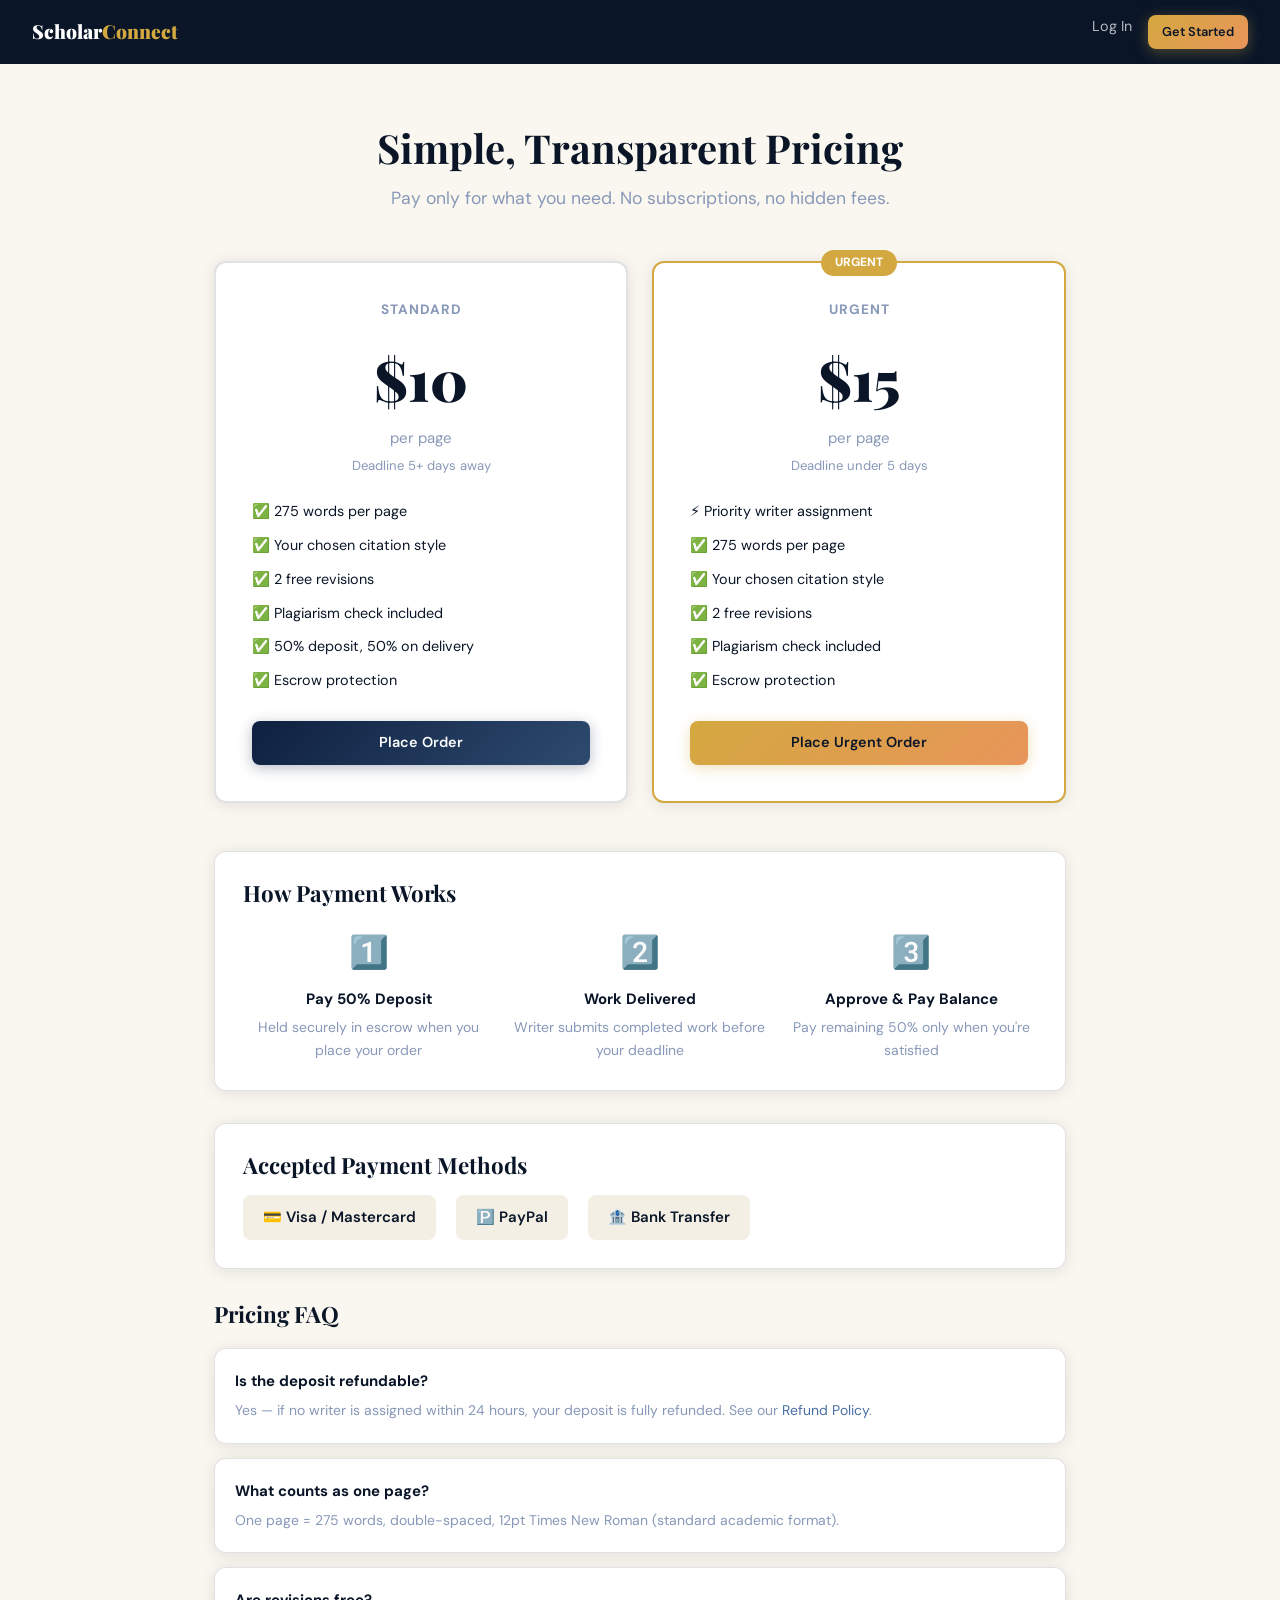
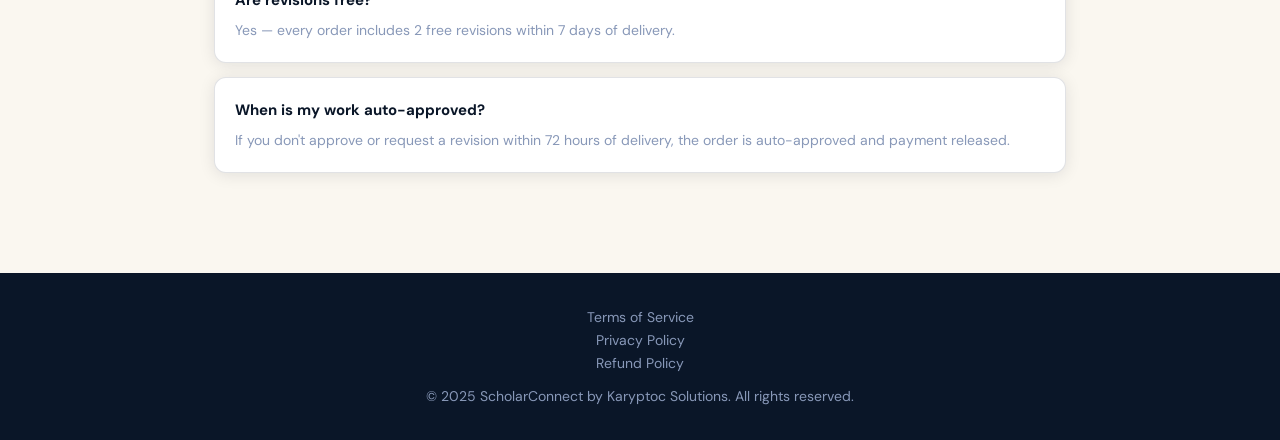
<file: pricing.html>
<!DOCTYPE html>
<html lang="en">
<head>
  <link rel="canonical" href="https://scholarconnecthub.com/pricing.html" />
  <meta name="robots" content="index, follow, max-snippet:-1, max-image-preview:large, max-video-preview:-1" />
  <meta name="description" content="Affordable academic writing services. Order essays, assignments and dissertations starting from $10/page. Fast delivery, quality guaranteed." />
  <meta charset="UTF-8"><meta name="viewport" content="width=device-width,initial-scale=1.0">
  <title>Pricing – ScholarConnect</title>
  <link rel="stylesheet" href="style.css">
</head>
<body>
<nav style="background:var(--navy);padding:0 32px;height:64px;display:flex;align-items:center;justify-content:space-between;position:sticky;top:0;z-index:100">
  <a href="index.html" style="font-family:var(--font-display);font-size:1.2rem;font-weight:900;color:white;text-decoration:none">Scholar<span style="color:var(--gold)">Connect</span></a>
  <div style="display:flex;gap:16px">
    <a href="auth.html" style="color:rgba(255,255,255,0.7);text-decoration:none;font-size:0.9rem">Log In</a>
    <a href="auth.html?mode=register" class="btn btn-gold btn-sm">Get Started</a>
  </div>
</nav>

<div style="max-width:900px;margin:0 auto;padding:60px 24px">
  <div style="text-align:center;margin-bottom:48px">
    <h1 style="font-family:var(--font-display);font-size:2.5rem;margin-bottom:12px">Simple, Transparent Pricing</h1>
    <p style="color:var(--muted);font-size:1.1rem">Pay only for what you need. No subscriptions, no hidden fees.</p>
  </div>

  <!-- Pricing Cards -->
  <div style="display:grid;grid-template-columns:1fr 1fr;gap:24px;margin-bottom:48px">
    <div class="card" style="border:2px solid var(--border);text-align:center;padding:36px">
      <div style="font-size:0.85rem;font-weight:700;text-transform:uppercase;letter-spacing:1px;color:var(--muted);margin-bottom:12px">Standard</div>
      <div style="font-family:var(--font-display);font-size:3.5rem;font-weight:900;color:var(--navy)">$10</div>
      <div style="color:var(--muted);margin-bottom:4px">per page</div>
      <div style="font-size:0.82rem;color:var(--muted);margin-bottom:24px">Deadline 5+ days away</div>
      <ul style="list-style:none;padding:0;text-align:left;margin-bottom:28px;display:flex;flex-direction:column;gap:10px;font-size:0.9rem">
        <li>✅ 275 words per page</li>
        <li>✅ Your chosen citation style</li>
        <li>✅ 2 free revisions</li>
        <li>✅ Plagiarism check included</li>
        <li>✅ 50% deposit, 50% on delivery</li>
        <li>✅ Escrow protection</li>
      </ul>
      <a href="auth.html?mode=register" class="btn btn-primary btn-full">Place Order</a>
    </div>
    <div class="card" style="border:2px solid var(--gold);text-align:center;padding:36px;position:relative">
      <div style="position:absolute;top:-13px;left:50%;transform:translateX(-50%);background:var(--gold);color:white;font-size:0.75rem;font-weight:700;padding:3px 14px;border-radius:20px">URGENT</div>
      <div style="font-size:0.85rem;font-weight:700;text-transform:uppercase;letter-spacing:1px;color:var(--muted);margin-bottom:12px">Urgent</div>
      <div style="font-family:var(--font-display);font-size:3.5rem;font-weight:900;color:var(--navy)">$15</div>
      <div style="color:var(--muted);margin-bottom:4px">per page</div>
      <div style="font-size:0.82rem;color:var(--muted);margin-bottom:24px">Deadline under 5 days</div>
      <ul style="list-style:none;padding:0;text-align:left;margin-bottom:28px;display:flex;flex-direction:column;gap:10px;font-size:0.9rem">
        <li>⚡ Priority writer assignment</li>
        <li>✅ 275 words per page</li>
        <li>✅ Your chosen citation style</li>
        <li>✅ 2 free revisions</li>
        <li>✅ Plagiarism check included</li>
        <li>✅ Escrow protection</li>
      </ul>
      <a href="auth.html?mode=register" class="btn btn-gold btn-full">Place Urgent Order</a>
    </div>
  </div>

  <!-- How payment works -->
  <div class="card" style="margin-bottom:32px">
    <h2 style="font-family:var(--font-display);font-size:1.4rem;margin-bottom:20px">How Payment Works</h2>
    <div style="display:grid;grid-template-columns:repeat(3,1fr);gap:20px;text-align:center">
      <div><div style="font-size:2rem;margin-bottom:8px">1️⃣</div><strong>Pay 50% Deposit</strong><p style="color:var(--muted);font-size:0.875rem;margin-top:4px">Held securely in escrow when you place your order</p></div>
      <div><div style="font-size:2rem;margin-bottom:8px">2️⃣</div><strong>Work Delivered</strong><p style="color:var(--muted);font-size:0.875rem;margin-top:4px">Writer submits completed work before your deadline</p></div>
      <div><div style="font-size:2rem;margin-bottom:8px">3️⃣</div><strong>Approve &amp; Pay Balance</strong><p style="color:var(--muted);font-size:0.875rem;margin-top:4px">Pay remaining 50% only when you're satisfied</p></div>
    </div>
  </div>

  <!-- Accepted payments -->
  <div class="card" style="margin-bottom:32px">
    <h2 style="font-family:var(--font-display);font-size:1.4rem;margin-bottom:16px">Accepted Payment Methods</h2>
    <div style="display:flex;gap:20px;flex-wrap:wrap">
      <span style="background:var(--parch);padding:10px 20px;border-radius:8px;font-weight:600">💳 Visa / Mastercard</span>
      <span style="background:var(--parch);padding:10px 20px;border-radius:8px;font-weight:600">🅿️ PayPal</span>
      <span style="background:var(--parch);padding:10px 20px;border-radius:8px;font-weight:600">🏦 Bank Transfer</span>
    </div>
  </div>

  <!-- FAQ -->
  <h2 style="font-family:var(--font-display);font-size:1.4rem;margin-bottom:20px">Pricing FAQ</h2>
  <div style="display:flex;flex-direction:column;gap:14px">
    <div class="card card-sm"><strong>Is the deposit refundable?</strong><p style="color:var(--muted);font-size:0.875rem;margin-top:6px">Yes — if no writer is assigned within 24 hours, your deposit is fully refunded. See our <a href="refund.html">Refund Policy</a>.</p></div>
    <div class="card card-sm"><strong>What counts as one page?</strong><p style="color:var(--muted);font-size:0.875rem;margin-top:6px">One page = 275 words, double-spaced, 12pt Times New Roman (standard academic format).</p></div>
    <div class="card card-sm"><strong>Are revisions free?</strong><p style="color:var(--muted);font-size:0.875rem;margin-top:6px">Yes — every order includes 2 free revisions within 7 days of delivery.</p></div>
    <div class="card card-sm"><strong>When is my work auto-approved?</strong><p style="color:var(--muted);font-size:0.875rem;margin-top:6px">If you don't approve or request a revision within 72 hours of delivery, the order is auto-approved and payment released.</p></div>
  </div>
</div>

<footer style="text-align:center;padding:32px;color:var(--muted);font-size:0.875rem;border-top:1px solid var(--border);margin-top:40px">
  <div style="margin-bottom:10px">
    <a href="terms.html" style="color:var(--muted);margin:0 12px">Terms of Service</a>
    <a href="privacy.html" style="color:var(--muted);margin:0 12px">Privacy Policy</a>
    <a href="refund.html" style="color:var(--muted);margin:0 12px">Refund Policy</a>
  </div>
  © 2025 ScholarConnect by Karyptoc Solutions. All rights reserved.
</footer>
</body>
</html>
</file>
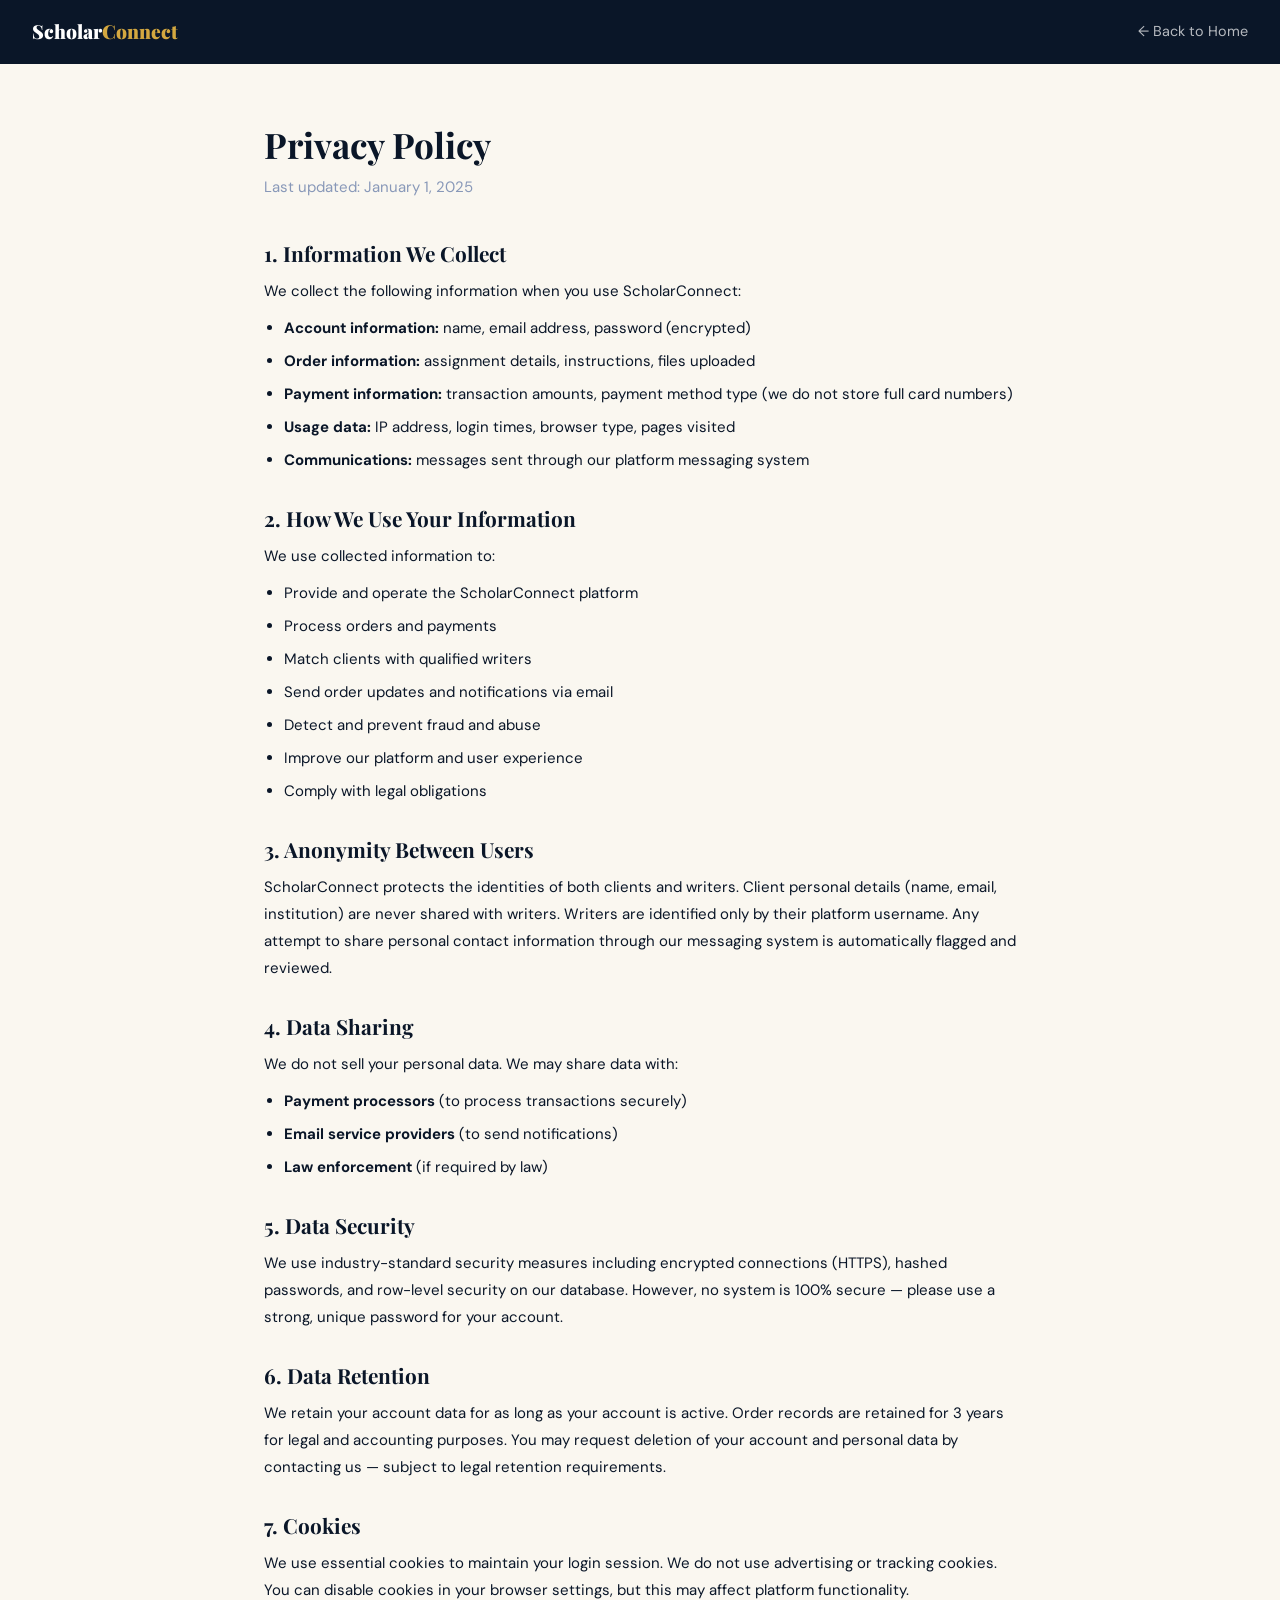
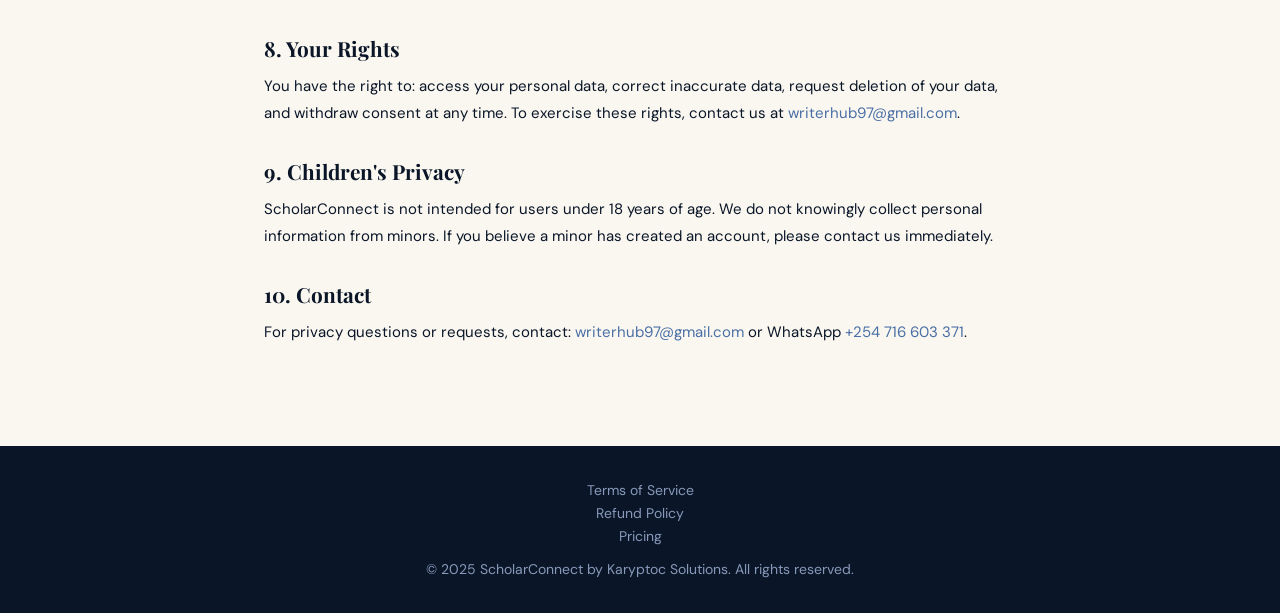
<file: privacy.html>
<!DOCTYPE html>
<html lang="en">
<head>
  <link rel="canonical" href="https://scholarconnecthub.com/privacy.html" />
  <meta name="robots" content="index, follow, max-snippet:-1, max-image-preview:large, max-video-preview:-1" />
  <meta name="description" content="ScholarConnect Privacy Policy. Learn how we collect, use and protect your personal information." />
  <meta charset="UTF-8"><meta name="viewport" content="width=device-width,initial-scale=1.0">
  <title>Privacy Policy – ScholarConnect</title>
  <link rel="stylesheet" href="style.css">
</head>
<body>
<nav style="background:var(--navy);padding:0 32px;height:64px;display:flex;align-items:center;justify-content:space-between;position:sticky;top:0;z-index:100">
  <a href="index.html" style="font-family:var(--font-display);font-size:1.2rem;font-weight:900;color:white;text-decoration:none">Scholar<span style="color:var(--gold)">Connect</span></a>
  <a href="index.html" style="color:rgba(255,255,255,0.7);text-decoration:none;font-size:0.9rem">← Back to Home</a>
</nav>

<div style="max-width:800px;margin:0 auto;padding:60px 24px;line-height:1.8">
  <h1 style="font-family:var(--font-display);font-size:2.2rem;margin-bottom:8px">Privacy Policy</h1>
  <p style="color:var(--muted);margin-bottom:40px">Last updated: January 1, 2025</p>

  <div style="display:flex;flex-direction:column;gap:32px">

    <section>
      <h2 style="font-family:var(--font-display);font-size:1.3rem;margin-bottom:12px">1. Information We Collect</h2>
      <p>We collect the following information when you use ScholarConnect:</p>
      <ul style="margin-top:10px;padding-left:20px;display:flex;flex-direction:column;gap:6px">
        <li><strong>Account information:</strong> name, email address, password (encrypted)</li>
        <li><strong>Order information:</strong> assignment details, instructions, files uploaded</li>
        <li><strong>Payment information:</strong> transaction amounts, payment method type (we do not store full card numbers)</li>
        <li><strong>Usage data:</strong> IP address, login times, browser type, pages visited</li>
        <li><strong>Communications:</strong> messages sent through our platform messaging system</li>
      </ul>
    </section>

    <section>
      <h2 style="font-family:var(--font-display);font-size:1.3rem;margin-bottom:12px">2. How We Use Your Information</h2>
      <p>We use collected information to:</p>
      <ul style="margin-top:10px;padding-left:20px;display:flex;flex-direction:column;gap:6px">
        <li>Provide and operate the ScholarConnect platform</li>
        <li>Process orders and payments</li>
        <li>Match clients with qualified writers</li>
        <li>Send order updates and notifications via email</li>
        <li>Detect and prevent fraud and abuse</li>
        <li>Improve our platform and user experience</li>
        <li>Comply with legal obligations</li>
      </ul>
    </section>

    <section>
      <h2 style="font-family:var(--font-display);font-size:1.3rem;margin-bottom:12px">3. Anonymity Between Users</h2>
      <p>ScholarConnect protects the identities of both clients and writers. Client personal details (name, email, institution) are never shared with writers. Writers are identified only by their platform username. Any attempt to share personal contact information through our messaging system is automatically flagged and reviewed.</p>
    </section>

    <section>
      <h2 style="font-family:var(--font-display);font-size:1.3rem;margin-bottom:12px">4. Data Sharing</h2>
      <p>We do not sell your personal data. We may share data with:</p>
      <ul style="margin-top:10px;padding-left:20px;display:flex;flex-direction:column;gap:6px">
        <li><strong>Payment processors</strong> (to process transactions securely)</li>
        <li><strong>Email service providers</strong> (to send notifications)</li>
        <li><strong>Law enforcement</strong> (if required by law)</li>
      </ul>
    </section>

    <section>
      <h2 style="font-family:var(--font-display);font-size:1.3rem;margin-bottom:12px">5. Data Security</h2>
      <p>We use industry-standard security measures including encrypted connections (HTTPS), hashed passwords, and row-level security on our database. However, no system is 100% secure — please use a strong, unique password for your account.</p>
    </section>

    <section>
      <h2 style="font-family:var(--font-display);font-size:1.3rem;margin-bottom:12px">6. Data Retention</h2>
      <p>We retain your account data for as long as your account is active. Order records are retained for 3 years for legal and accounting purposes. You may request deletion of your account and personal data by contacting us — subject to legal retention requirements.</p>
    </section>

    <section>
      <h2 style="font-family:var(--font-display);font-size:1.3rem;margin-bottom:12px">7. Cookies</h2>
      <p>We use essential cookies to maintain your login session. We do not use advertising or tracking cookies. You can disable cookies in your browser settings, but this may affect platform functionality.</p>
    </section>

    <section>
      <h2 style="font-family:var(--font-display);font-size:1.3rem;margin-bottom:12px">8. Your Rights</h2>
      <p>You have the right to: access your personal data, correct inaccurate data, request deletion of your data, and withdraw consent at any time. To exercise these rights, contact us at <a href="mailto:writerhub97@gmail.com">writerhub97@gmail.com</a>.</p>
    </section>

    <section>
      <h2 style="font-family:var(--font-display);font-size:1.3rem;margin-bottom:12px">9. Children's Privacy</h2>
      <p>ScholarConnect is not intended for users under 18 years of age. We do not knowingly collect personal information from minors. If you believe a minor has created an account, please contact us immediately.</p>
    </section>

    <section>
      <h2 style="font-family:var(--font-display);font-size:1.3rem;margin-bottom:12px">10. Contact</h2>
      <p>For privacy questions or requests, contact: <a href="mailto:writerhub97@gmail.com">writerhub97@gmail.com</a> or WhatsApp <a href="https://wa.me/254716603371">+254 716 603 371</a>.</p>
    </section>

  </div>
</div>

<footer style="text-align:center;padding:32px;color:var(--muted);font-size:0.875rem;border-top:1px solid var(--border);margin-top:40px">
  <div style="margin-bottom:10px">
    <a href="terms.html" style="color:var(--muted);margin:0 12px">Terms of Service</a>
    <a href="refund.html" style="color:var(--muted);margin:0 12px">Refund Policy</a>
    <a href="pricing.html" style="color:var(--muted);margin:0 12px">Pricing</a>
  </div>
  © 2025 ScholarConnect by Karyptoc Solutions. All rights reserved.
</footer>
</body>
</html>
</file>
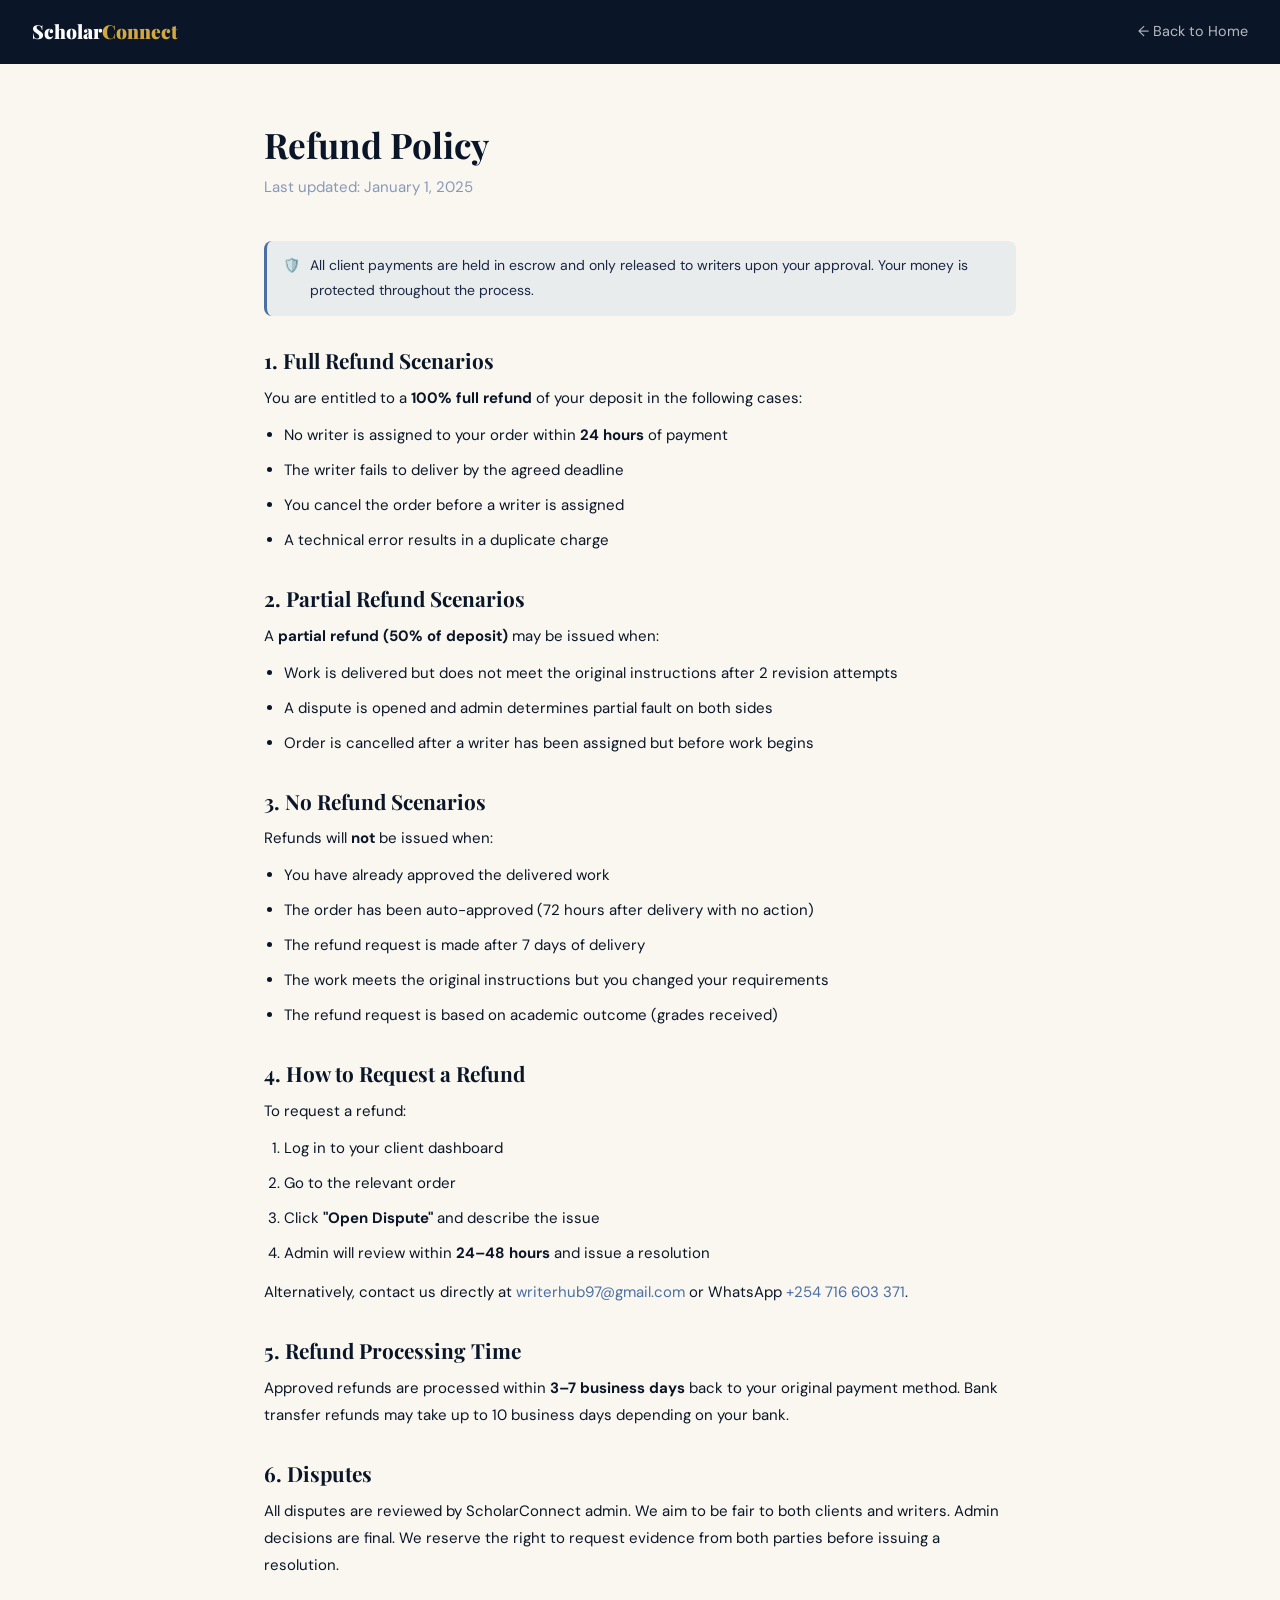
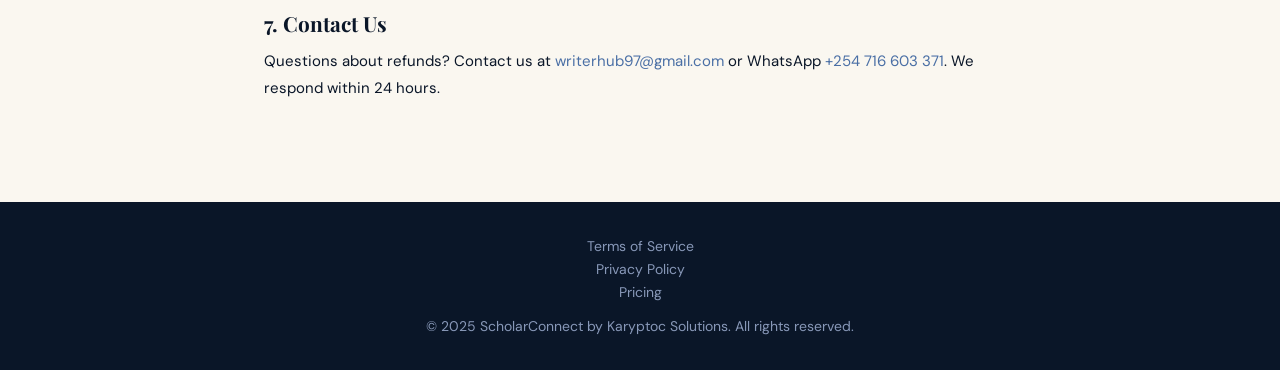
<file: refund.html>
<!DOCTYPE html>
<html lang="en">
<head>
  <link rel="canonical" href="https://scholarconnecthub.com/refund.html" />
  <meta name="robots" content="index, follow, max-snippet:-1, max-image-preview:large, max-video-preview:-1" />
  <meta name="description" content="ScholarConnect Refund Policy. Understand our money-back guarantee and refund process." />
  <meta charset="UTF-8"><meta name="viewport" content="width=device-width,initial-scale=1.0">
  <title>Refund Policy – ScholarConnect</title>
  <link rel="stylesheet" href="style.css">
</head>
<body>
<nav style="background:var(--navy);padding:0 32px;height:64px;display:flex;align-items:center;justify-content:space-between;position:sticky;top:0;z-index:100">
  <a href="index.html" style="font-family:var(--font-display);font-size:1.2rem;font-weight:900;color:white;text-decoration:none">Scholar<span style="color:var(--gold)">Connect</span></a>
  <a href="index.html" style="color:rgba(255,255,255,0.7);text-decoration:none;font-size:0.9rem">← Back to Home</a>
</nav>

<div style="max-width:800px;margin:0 auto;padding:60px 24px;line-height:1.8">
  <h1 style="font-family:var(--font-display);font-size:2.2rem;margin-bottom:8px">Refund Policy</h1>
  <p style="color:var(--muted);margin-bottom:40px">Last updated: January 1, 2025</p>

  <div class="alert alert-info" style="margin-bottom:32px">
    <span>🛡️</span>
    <span>All client payments are held in escrow and only released to writers upon your approval. Your money is protected throughout the process.</span>
  </div>

  <div style="display:flex;flex-direction:column;gap:32px">

    <section>
      <h2 style="font-family:var(--font-display);font-size:1.3rem;margin-bottom:12px">1. Full Refund Scenarios</h2>
      <p>You are entitled to a <strong>100% full refund</strong> of your deposit in the following cases:</p>
      <ul style="margin-top:10px;padding-left:20px;display:flex;flex-direction:column;gap:8px">
        <li>No writer is assigned to your order within <strong>24 hours</strong> of payment</li>
        <li>The writer fails to deliver by the agreed deadline</li>
        <li>You cancel the order before a writer is assigned</li>
        <li>A technical error results in a duplicate charge</li>
      </ul>
    </section>

    <section>
      <h2 style="font-family:var(--font-display);font-size:1.3rem;margin-bottom:12px">2. Partial Refund Scenarios</h2>
      <p>A <strong>partial refund (50% of deposit)</strong> may be issued when:</p>
      <ul style="margin-top:10px;padding-left:20px;display:flex;flex-direction:column;gap:8px">
        <li>Work is delivered but does not meet the original instructions after 2 revision attempts</li>
        <li>A dispute is opened and admin determines partial fault on both sides</li>
        <li>Order is cancelled after a writer has been assigned but before work begins</li>
      </ul>
    </section>

    <section>
      <h2 style="font-family:var(--font-display);font-size:1.3rem;margin-bottom:12px">3. No Refund Scenarios</h2>
      <p>Refunds will <strong>not</strong> be issued when:</p>
      <ul style="margin-top:10px;padding-left:20px;display:flex;flex-direction:column;gap:8px">
        <li>You have already approved the delivered work</li>
        <li>The order has been auto-approved (72 hours after delivery with no action)</li>
        <li>The refund request is made after 7 days of delivery</li>
        <li>The work meets the original instructions but you changed your requirements</li>
        <li>The refund request is based on academic outcome (grades received)</li>
      </ul>
    </section>

    <section>
      <h2 style="font-family:var(--font-display);font-size:1.3rem;margin-bottom:12px">4. How to Request a Refund</h2>
      <p>To request a refund:</p>
      <ol style="margin-top:10px;padding-left:20px;display:flex;flex-direction:column;gap:8px">
        <li>Log in to your client dashboard</li>
        <li>Go to the relevant order</li>
        <li>Click <strong>"Open Dispute"</strong> and describe the issue</li>
        <li>Admin will review within <strong>24–48 hours</strong> and issue a resolution</li>
      </ol>
      <p style="margin-top:12px">Alternatively, contact us directly at <a href="mailto:writerhub97@gmail.com">writerhub97@gmail.com</a> or WhatsApp <a href="https://wa.me/254716603371">+254 716 603 371</a>.</p>
    </section>

    <section>
      <h2 style="font-family:var(--font-display);font-size:1.3rem;margin-bottom:12px">5. Refund Processing Time</h2>
      <p>Approved refunds are processed within <strong>3–7 business days</strong> back to your original payment method. Bank transfer refunds may take up to 10 business days depending on your bank.</p>
    </section>

    <section>
      <h2 style="font-family:var(--font-display);font-size:1.3rem;margin-bottom:12px">6. Disputes</h2>
      <p>All disputes are reviewed by ScholarConnect admin. We aim to be fair to both clients and writers. Admin decisions are final. We reserve the right to request evidence from both parties before issuing a resolution.</p>
    </section>

    <section>
      <h2 style="font-family:var(--font-display);font-size:1.3rem;margin-bottom:12px">7. Contact Us</h2>
      <p>Questions about refunds? Contact us at <a href="mailto:writerhub97@gmail.com">writerhub97@gmail.com</a> or WhatsApp <a href="https://wa.me/254716603371">+254 716 603 371</a>. We respond within 24 hours.</p>
    </section>

  </div>
</div>

<footer style="text-align:center;padding:32px;color:var(--muted);font-size:0.875rem;border-top:1px solid var(--border);margin-top:40px">
  <div style="margin-bottom:10px">
    <a href="terms.html" style="color:var(--muted);margin:0 12px">Terms of Service</a>
    <a href="privacy.html" style="color:var(--muted);margin:0 12px">Privacy Policy</a>
    <a href="pricing.html" style="color:var(--muted);margin:0 12px">Pricing</a>
  </div>
  © 2025 ScholarConnect by Karyptoc Solutions. All rights reserved.
</footer>
</body>
</html>
</file>
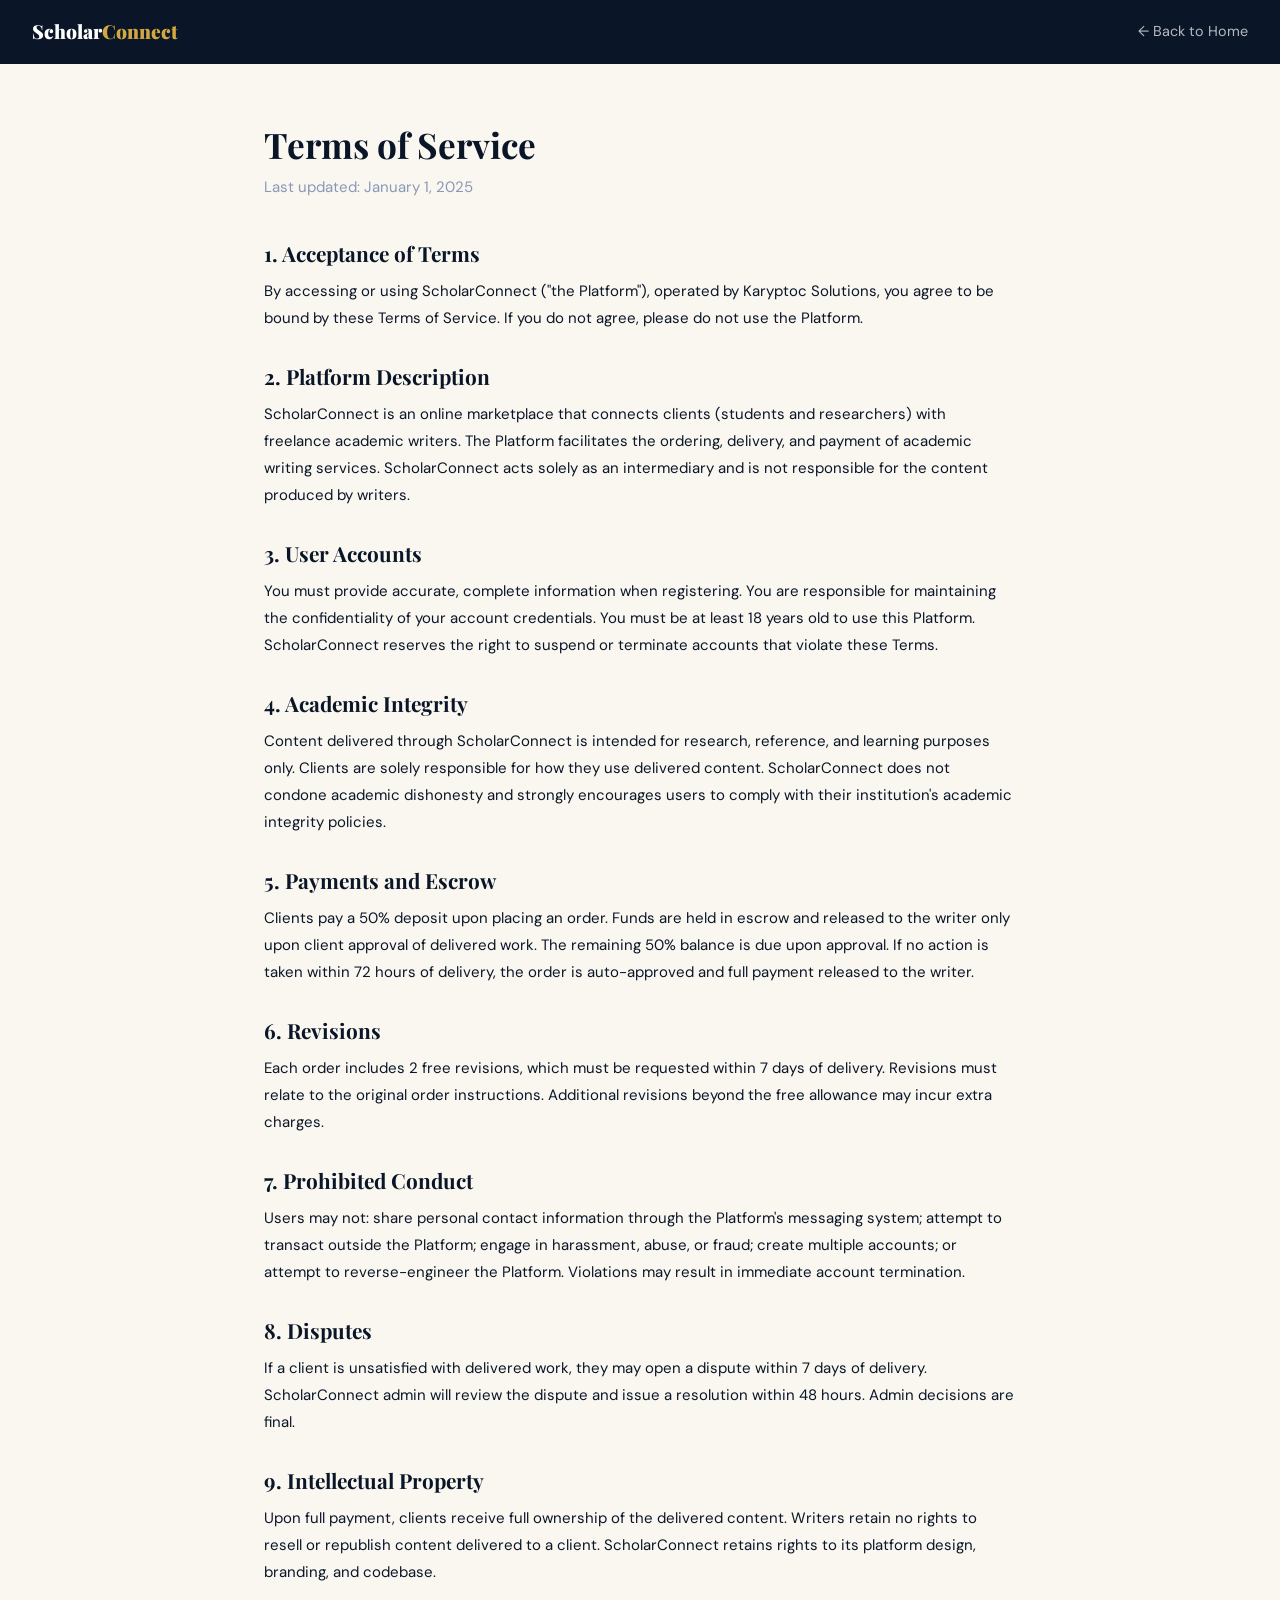
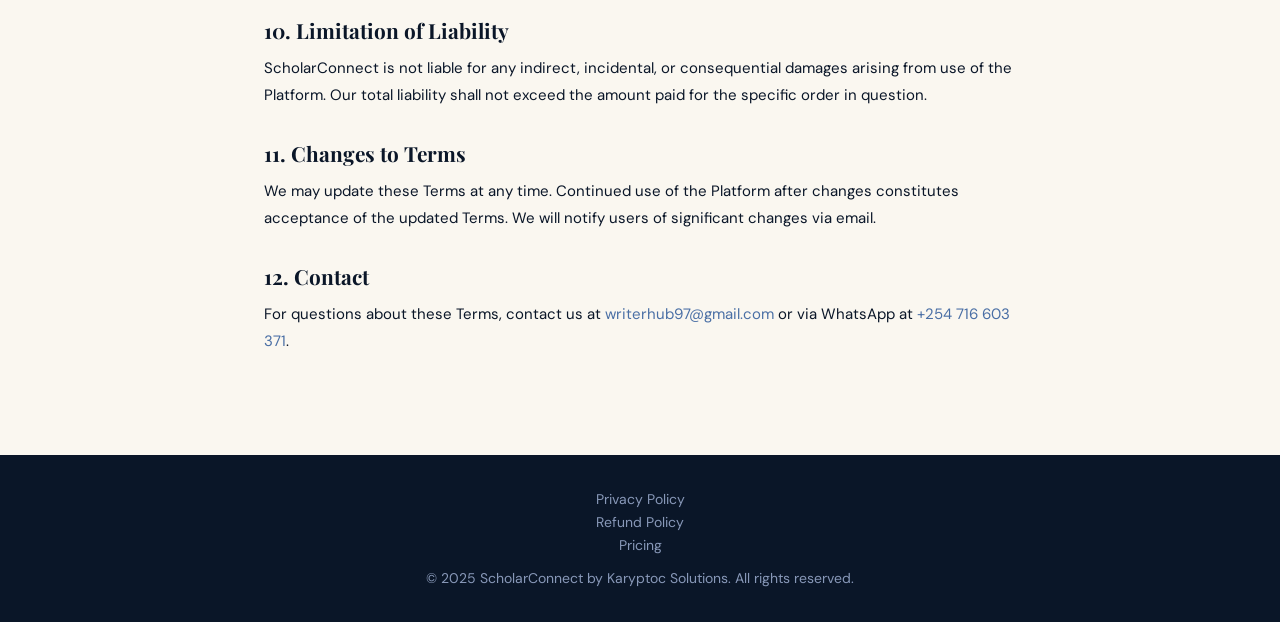
<file: terms.html>
<!DOCTYPE html>
<html lang="en">
<head>
  <link rel="canonical" href="https://scholarconnecthub.com/terms.html" />
  <meta name="robots" content="index, follow, max-snippet:-1, max-image-preview:large, max-video-preview:-1" />
  <meta name="description" content="ScholarConnect Terms of Service. Read our terms and conditions before using our academic writing platform." />
  <meta charset="UTF-8"><meta name="viewport" content="width=device-width,initial-scale=1.0">
  <title>Terms of Service – ScholarConnect</title>
  <link rel="stylesheet" href="style.css">
</head>
<body>
<nav style="background:var(--navy);padding:0 32px;height:64px;display:flex;align-items:center;justify-content:space-between;position:sticky;top:0;z-index:100">
  <a href="index.html" style="font-family:var(--font-display);font-size:1.2rem;font-weight:900;color:white;text-decoration:none">Scholar<span style="color:var(--gold)">Connect</span></a>
  <a href="index.html" style="color:rgba(255,255,255,0.7);text-decoration:none;font-size:0.9rem">← Back to Home</a>
</nav>

<div style="max-width:800px;margin:0 auto;padding:60px 24px;line-height:1.8">
  <h1 style="font-family:var(--font-display);font-size:2.2rem;margin-bottom:8px">Terms of Service</h1>
  <p style="color:var(--muted);margin-bottom:40px">Last updated: January 1, 2025</p>

  <div style="display:flex;flex-direction:column;gap:32px">

    <section>
      <h2 style="font-family:var(--font-display);font-size:1.3rem;margin-bottom:12px">1. Acceptance of Terms</h2>
      <p>By accessing or using ScholarConnect ("the Platform"), operated by Karyptoc Solutions, you agree to be bound by these Terms of Service. If you do not agree, please do not use the Platform.</p>
    </section>

    <section>
      <h2 style="font-family:var(--font-display);font-size:1.3rem;margin-bottom:12px">2. Platform Description</h2>
      <p>ScholarConnect is an online marketplace that connects clients (students and researchers) with freelance academic writers. The Platform facilitates the ordering, delivery, and payment of academic writing services. ScholarConnect acts solely as an intermediary and is not responsible for the content produced by writers.</p>
    </section>

    <section>
      <h2 style="font-family:var(--font-display);font-size:1.3rem;margin-bottom:12px">3. User Accounts</h2>
      <p>You must provide accurate, complete information when registering. You are responsible for maintaining the confidentiality of your account credentials. You must be at least 18 years old to use this Platform. ScholarConnect reserves the right to suspend or terminate accounts that violate these Terms.</p>
    </section>

    <section>
      <h2 style="font-family:var(--font-display);font-size:1.3rem;margin-bottom:12px">4. Academic Integrity</h2>
      <p>Content delivered through ScholarConnect is intended for research, reference, and learning purposes only. Clients are solely responsible for how they use delivered content. ScholarConnect does not condone academic dishonesty and strongly encourages users to comply with their institution's academic integrity policies.</p>
    </section>

    <section>
      <h2 style="font-family:var(--font-display);font-size:1.3rem;margin-bottom:12px">5. Payments and Escrow</h2>
      <p>Clients pay a 50% deposit upon placing an order. Funds are held in escrow and released to the writer only upon client approval of delivered work. The remaining 50% balance is due upon approval. If no action is taken within 72 hours of delivery, the order is auto-approved and full payment released to the writer.</p>
    </section>

    <section>
      <h2 style="font-family:var(--font-display);font-size:1.3rem;margin-bottom:12px">6. Revisions</h2>
      <p>Each order includes 2 free revisions, which must be requested within 7 days of delivery. Revisions must relate to the original order instructions. Additional revisions beyond the free allowance may incur extra charges.</p>
    </section>

    <section>
      <h2 style="font-family:var(--font-display);font-size:1.3rem;margin-bottom:12px">7. Prohibited Conduct</h2>
      <p>Users may not: share personal contact information through the Platform's messaging system; attempt to transact outside the Platform; engage in harassment, abuse, or fraud; create multiple accounts; or attempt to reverse-engineer the Platform. Violations may result in immediate account termination.</p>
    </section>

    <section>
      <h2 style="font-family:var(--font-display);font-size:1.3rem;margin-bottom:12px">8. Disputes</h2>
      <p>If a client is unsatisfied with delivered work, they may open a dispute within 7 days of delivery. ScholarConnect admin will review the dispute and issue a resolution within 48 hours. Admin decisions are final.</p>
    </section>

    <section>
      <h2 style="font-family:var(--font-display);font-size:1.3rem;margin-bottom:12px">9. Intellectual Property</h2>
      <p>Upon full payment, clients receive full ownership of the delivered content. Writers retain no rights to resell or republish content delivered to a client. ScholarConnect retains rights to its platform design, branding, and codebase.</p>
    </section>

    <section>
      <h2 style="font-family:var(--font-display);font-size:1.3rem;margin-bottom:12px">10. Limitation of Liability</h2>
      <p>ScholarConnect is not liable for any indirect, incidental, or consequential damages arising from use of the Platform. Our total liability shall not exceed the amount paid for the specific order in question.</p>
    </section>

    <section>
      <h2 style="font-family:var(--font-display);font-size:1.3rem;margin-bottom:12px">11. Changes to Terms</h2>
      <p>We may update these Terms at any time. Continued use of the Platform after changes constitutes acceptance of the updated Terms. We will notify users of significant changes via email.</p>
    </section>

    <section>
      <h2 style="font-family:var(--font-display);font-size:1.3rem;margin-bottom:12px">12. Contact</h2>
      <p>For questions about these Terms, contact us at <a href="mailto:writerhub97@gmail.com">writerhub97@gmail.com</a> or via WhatsApp at <a href="https://wa.me/254716603371">+254 716 603 371</a>.</p>
    </section>

  </div>
</div>

<footer style="text-align:center;padding:32px;color:var(--muted);font-size:0.875rem;border-top:1px solid var(--border);margin-top:40px">
  <div style="margin-bottom:10px">
    <a href="privacy.html" style="color:var(--muted);margin:0 12px">Privacy Policy</a>
    <a href="refund.html" style="color:var(--muted);margin:0 12px">Refund Policy</a>
    <a href="pricing.html" style="color:var(--muted);margin:0 12px">Pricing</a>
  </div>
  © 2025 ScholarConnect by Karyptoc Solutions. All rights reserved.
</footer>
</body>
</html>
</file>
<file: style.css>
/* ============================================================
   ScholarConnect – Design System v3
   Fonts: Playfair Display + DM Sans
   ============================================================ */
@import url('https://fonts.googleapis.com/css2?family=Playfair+Display:ital,wght@0,400;0,700;0,900;1,400&family=DM+Sans:wght@300;400;500;600;700&display=swap');

:root {
  --navy:   #0a1628; --navy2: #0f2040; --ink: #1a2744;
  --slate:  #2d4a6e; --steel: #4a6fa5; --sky: #6b9fd4;
  --gold:   #d4a840; --gold2: #f0c060; --amber: #e8955a;
  --cream:  #faf7f0; --parch: #f4efe4; --warm: #e8e0d0;
  --muted:  #8898b8;
  --danger: #e05555; --success: #3a9e6e; --warning: #e8a020;
  --white:  #ffffff;
  --bg:     var(--cream); --surface: var(--white);
  --border: rgba(10,22,40,0.12);
  --shadow: 0 2px 16px rgba(10,22,40,0.10);
  --shadow-lg: 0 8px 40px rgba(10,22,40,0.16);
  --font-display: 'Playfair Display', Georgia, serif;
  --font-body: 'DM Sans', system-ui, sans-serif;
  --radius: 12px; --radius-sm: 8px;
  --transition: 0.22s cubic-bezier(0.4,0,0.2,1);
}
[data-theme="dark"] {
  --navy:#e8f0ff; --navy2:#ccd8f0; --ink:#b8c8e8; --slate:#8aadda; --steel:#6b9fd4;
  --gold:#f0c060; --gold2:#ffd480; --cream:#0a0f1c; --parch:#0f1728; --warm:#1a2540;
  --muted:#5a78a8; --bg:#0a0f1c; --surface:#0f1728;
  --border:rgba(255,255,255,0.08);
  --shadow:0 2px 16px rgba(0,0,0,0.4); --shadow-lg:0 8px 40px rgba(0,0,0,0.5);
}
*,*::before,*::after{box-sizing:border-box;margin:0;padding:0;}
html{scroll-behavior:smooth;}
body{font-family:var(--font-body);background:var(--bg);color:var(--navy);font-size:15px;line-height:1.65;-webkit-font-smoothing:antialiased;transition:background var(--transition),color var(--transition);}
h1,h2,h3{font-family:var(--font-display);font-weight:700;line-height:1.2;}
h4,h5,h6{font-family:var(--font-body);font-weight:600;}
a{color:var(--steel);text-decoration:none;transition:color var(--transition);}
a:hover{color:var(--gold);}
img{max-width:100%;display:block;}

/* Layout */
.container{max-width:1200px;margin:0 auto;padding:0 24px;}
.container-sm{max-width:680px;margin:0 auto;padding:0 24px;}
.grid-2{display:grid;grid-template-columns:1fr 1fr;gap:24px;}
.grid-3{display:grid;grid-template-columns:repeat(3,1fr);gap:24px;}
.grid-4{display:grid;grid-template-columns:repeat(4,1fr);gap:24px;}
.flex{display:flex;} .flex-center{display:flex;align-items:center;justify-content:center;}
.flex-between{display:flex;align-items:center;justify-content:space-between;}
.flex-gap{display:flex;align-items:center;gap:12px;}
.flex-col{display:flex;flex-direction:column;}

/* Typography */
.display-xl{font-family:var(--font-display);font-size:clamp(2.5rem,5vw,4.5rem);font-weight:900;}
.display-lg{font-family:var(--font-display);font-size:clamp(2rem,4vw,3.5rem);font-weight:700;}
.display-md{font-family:var(--font-display);font-size:clamp(1.5rem,3vw,2.5rem);font-weight:700;}
.text-lg{font-size:1.125rem;} .text-sm{font-size:0.875rem;} .text-xs{font-size:0.75rem;}
.text-muted{color:var(--muted);} .text-gold{color:var(--gold);} .text-success{color:var(--success);}
.text-danger{color:var(--danger);} .text-center{text-align:center;}
.fw-600{font-weight:600;} .fw-700{font-weight:700;}

/* Cards */
.card{background:var(--surface);border:1px solid var(--border);border-radius:var(--radius);padding:28px;box-shadow:var(--shadow);transition:box-shadow var(--transition);}
.card:hover{box-shadow:var(--shadow-lg);}
.card-sm{padding:20px;} .card-compact{padding:16px;}

/* Buttons */
.btn{display:inline-flex;align-items:center;justify-content:center;gap:8px;padding:10px 22px;border-radius:var(--radius-sm);font-family:var(--font-body);font-size:0.9rem;font-weight:600;cursor:pointer;border:none;transition:all var(--transition);white-space:nowrap;text-decoration:none;}
.btn:active{transform:scale(0.97);}
.btn-primary{background:linear-gradient(135deg,var(--navy2),var(--slate));color:white;box-shadow:0 3px 14px rgba(15,32,64,0.3);}
.btn-primary:hover{filter:brightness(1.1);color:white;}
.btn-gold{background:linear-gradient(135deg,var(--gold),var(--amber));color:var(--navy);box-shadow:0 3px 14px rgba(212,168,64,0.35);}
.btn-gold:hover{filter:brightness(1.08);color:var(--navy);}
.btn-outline{background:transparent;border:2px solid var(--border);color:var(--navy);}
.btn-outline:hover{border-color:var(--steel);background:var(--parch);}
.btn-danger{background:var(--danger);color:white;} .btn-danger:hover{filter:brightness(1.1);color:white;}
.btn-success{background:var(--success);color:white;} .btn-success:hover{filter:brightness(1.1);color:white;}
.btn-ghost{background:transparent;color:var(--muted);} .btn-ghost:hover{color:var(--navy);background:var(--parch);}
.btn-green{background:#25D366;color:white;} .btn-green:hover{filter:brightness(1.1);color:white;}
.btn-lg{padding:14px 32px;font-size:1rem;border-radius:var(--radius);}
.btn-sm{padding:6px 14px;font-size:0.8rem;}
.btn-full{width:100%;}
.btn:disabled{opacity:0.55;cursor:not-allowed;}

/* Forms */
.form-group{display:flex;flex-direction:column;gap:6px;margin-bottom:18px;}
.form-label{font-weight:600;font-size:0.875rem;color:var(--ink);}
.form-input,.form-select,.form-textarea{width:100%;padding:11px 14px;border:1.5px solid var(--border);border-radius:var(--radius-sm);background:var(--surface);color:var(--navy);font-family:var(--font-body);font-size:0.9rem;transition:border-color var(--transition),box-shadow var(--transition);outline:none;}
.form-input:focus,.form-select:focus,.form-textarea:focus{border-color:var(--steel);box-shadow:0 0 0 3px rgba(107,159,212,0.15);}
.form-textarea{resize:vertical;min-height:100px;}
.form-hint{font-size:0.78rem;color:var(--muted);}
.form-error{font-size:0.82rem;color:var(--danger);display:none;}
.form-error.show{display:block;}
.strength-bar{height:4px;border-radius:2px;margin-top:6px;transition:all 0.3s;}
.pw-rules{font-size:0.78rem;color:var(--muted);margin-top:6px;display:flex;flex-direction:column;gap:3px;}
.pw-rule{display:flex;align-items:center;gap:6px;}
.pw-rule.ok{color:var(--success);} .pw-rule.fail{color:var(--muted);}

/* Badges */
.badge{display:inline-flex;align-items:center;gap:5px;padding:3px 10px;border-radius:100px;font-size:0.75rem;font-weight:600;}
.badge-navy{background:rgba(15,32,64,0.10);color:var(--navy2);}
.badge-gold{background:rgba(212,168,64,0.15);color:#9a7020;}
.badge-success{background:rgba(58,158,110,0.12);color:var(--success);}
.badge-danger{background:rgba(224,85,85,0.12);color:var(--danger);}
.badge-warning{background:rgba(232,160,32,0.15);color:var(--warning);}
.badge-muted{background:var(--warm);color:var(--muted);}
.status-pending_payment{background:rgba(232,160,32,0.15);color:var(--warning);}
.status-pending_writer{background:rgba(107,159,212,0.15);color:var(--steel);}
.status-in_progress{background:rgba(58,158,110,0.12);color:var(--success);}
.status-under_review{background:rgba(212,168,64,0.15);color:#9a7020;}
.status-completed{background:rgba(58,158,110,0.12);color:var(--success);}
.status-disputed{background:rgba(224,85,85,0.12);color:var(--danger);}
.status-refunded{background:rgba(139,139,139,0.12);color:var(--muted);}

/* Navbar */
.navbar{position:sticky;top:0;z-index:100;background:var(--surface);border-bottom:1px solid var(--border);padding:0 24px;height:64px;display:flex;align-items:center;justify-content:space-between;backdrop-filter:blur(12px);}
.navbar-brand{font-family:var(--font-display);font-size:1.35rem;font-weight:900;color:var(--navy);letter-spacing:-0.5px;display:flex;align-items:center;gap:8px;}
.navbar-brand span{color:var(--gold);}
.nav-links{display:flex;align-items:center;gap:6px;}
.nav-link{padding:8px 14px;border-radius:var(--radius-sm);font-weight:500;font-size:0.9rem;color:var(--ink);transition:all var(--transition);cursor:pointer;background:none;border:none;}
.nav-link:hover,.nav-link.active{background:var(--parch);color:var(--navy);}

/* Sidebar */
.app-layout{display:flex;min-height:100vh;}
.sidebar{width:260px;min-height:100vh;background:var(--surface);border-right:1px solid var(--border);padding:24px 16px;flex-shrink:0;position:sticky;top:0;overflow-y:auto;max-height:100vh;}
.sidebar-brand{font-family:var(--font-display);font-size:1.1rem;font-weight:900;color:var(--navy);padding:8px 12px 24px;display:flex;align-items:center;gap:8px;}
.sidebar-brand span{color:var(--gold);}
.sidebar-nav{display:flex;flex-direction:column;gap:2px;}
.sidebar-link{display:flex;align-items:center;gap:12px;padding:10px 12px;border-radius:var(--radius-sm);color:var(--muted);font-weight:500;font-size:0.9rem;cursor:pointer;transition:all var(--transition);border:none;background:none;width:100%;text-align:left;}
.sidebar-link:hover{background:var(--parch);color:var(--navy);}
.sidebar-link.active{background:linear-gradient(135deg,rgba(15,32,64,0.08),rgba(107,159,212,0.08));color:var(--navy2);font-weight:600;}
.sidebar-link svg{width:18px;height:18px;flex-shrink:0;}
.sidebar-section{font-size:0.7rem;font-weight:700;text-transform:uppercase;letter-spacing:1px;color:var(--muted);padding:16px 12px 6px;}
.main-content{flex:1;padding:32px;overflow-x:hidden;}

/* Pages */
.page{display:none;} .page.active{display:block;}
.page-header{margin-bottom:28px;}
.page-title{font-family:var(--font-display);font-size:1.8rem;font-weight:700;}
.page-subtitle{color:var(--muted);margin-top:4px;font-size:0.9rem;}

/* Stat cards */
.stat-card{background:var(--surface);border:1px solid var(--border);border-radius:var(--radius);padding:22px 24px;display:flex;flex-direction:column;gap:8px;}
.stat-value{font-family:var(--font-display);font-size:2.2rem;font-weight:700;color:var(--navy);}
.stat-label{font-size:0.82rem;font-weight:600;text-transform:uppercase;letter-spacing:0.8px;color:var(--muted);}

/* Tables */
.table-wrap{overflow-x:auto;border-radius:var(--radius);border:1px solid var(--border);}
table{width:100%;border-collapse:collapse;font-size:0.875rem;}
thead th{background:var(--parch);color:var(--muted);font-weight:700;font-size:0.75rem;text-transform:uppercase;letter-spacing:0.8px;padding:12px 16px;text-align:left;border-bottom:1px solid var(--border);}
tbody td{padding:14px 16px;border-bottom:1px solid var(--border);vertical-align:middle;}
tbody tr:last-child td{border-bottom:none;}
tbody tr:hover{background:var(--parch);}

/* Modal */
.modal-overlay{position:fixed;inset:0;background:rgba(10,22,40,0.65);backdrop-filter:blur(4px);z-index:1000;display:none;align-items:center;justify-content:center;padding:24px;}
.modal-overlay.open{display:flex;}
.modal{background:var(--surface);border-radius:var(--radius);padding:36px;max-width:560px;width:100%;box-shadow:var(--shadow-lg);animation:mIn 0.3s cubic-bezier(0.4,0,0.2,1);max-height:90vh;overflow-y:auto;}
@keyframes mIn{from{transform:scale(0.92) translateY(20px);opacity:0;}to{transform:none;opacity:1;}}
.modal-header{display:flex;justify-content:space-between;align-items:flex-start;margin-bottom:24px;}
.modal-title{font-family:var(--font-display);font-size:1.4rem;font-weight:700;}
.modal-close{background:none;border:none;cursor:pointer;color:var(--muted);font-size:1.4rem;padding:0;line-height:1;}
.modal-close:hover{color:var(--navy);}

/* Toast */
.toast-container{position:fixed;bottom:24px;right:24px;z-index:2000;display:flex;flex-direction:column;gap:10px;}
.toast{background:var(--navy);color:white;padding:14px 20px;border-radius:var(--radius-sm);font-size:0.875rem;font-weight:500;box-shadow:var(--shadow-lg);animation:tIn 0.3s ease;max-width:340px;display:flex;align-items:center;gap:10px;}
.toast.success{background:var(--success);} .toast.error{background:var(--danger);} .toast.warning{background:var(--warning);color:var(--navy);}
@keyframes tIn{from{transform:translateX(100px);opacity:0;}to{transform:none;opacity:1;}}

/* Auth */
.auth-split{display:grid;grid-template-columns:1fr 1fr;min-height:100vh;}
.auth-left{background:linear-gradient(155deg,var(--navy) 0%,var(--slate) 100%);display:flex;flex-direction:column;justify-content:center;padding:60px;position:relative;overflow:hidden;}
.auth-left::before{content:'"';font-family:var(--font-display);font-size:20rem;font-weight:900;color:rgba(255,255,255,0.04);position:absolute;top:-40px;left:-20px;line-height:1;}
.auth-tagline{font-family:var(--font-display);font-size:2.4rem;font-weight:700;color:white;line-height:1.25;margin-bottom:16px;}
.auth-sub{color:rgba(255,255,255,0.65);font-size:1rem;line-height:1.6;}
.auth-features{margin-top:40px;display:flex;flex-direction:column;gap:14px;}
.auth-feature{display:flex;align-items:center;gap:12px;color:rgba(255,255,255,0.85);font-size:0.9rem;}
.auth-feature svg{width:18px;height:18px;color:var(--gold2);flex-shrink:0;}
.auth-right{display:flex;align-items:center;justify-content:center;padding:60px 40px;}
.auth-form-wrap{width:100%;max-width:420px;}
.auth-logo{font-family:var(--font-display);font-size:1.5rem;font-weight:900;color:var(--navy);margin-bottom:32px;display:block;}
.auth-logo span{color:var(--gold);}
.auth-title{font-family:var(--font-display);font-size:1.8rem;font-weight:700;margin-bottom:6px;}
.auth-subtitle{color:var(--muted);font-size:0.9rem;margin-bottom:28px;}

/* Steps indicator */
.steps{display:flex;align-items:center;gap:0;margin-bottom:28px;}
.step-dot{width:28px;height:28px;border-radius:50%;background:var(--warm);color:var(--muted);display:flex;align-items:center;justify-content:center;font-size:0.78rem;font-weight:700;flex-shrink:0;}
.step-dot.active{background:var(--navy2);color:white;}
.step-dot.done{background:var(--success);color:white;}
.step-line{flex:1;height:2px;background:var(--warm);}
.step-line.done{background:var(--success);}

/* Chat */
.chat-wrap{display:flex;flex-direction:column;height:420px;border:1px solid var(--border);border-radius:var(--radius);background:var(--surface);overflow:hidden;}
.chat-header{padding:14px 20px;border-bottom:1px solid var(--border);background:var(--parch);flex-shrink:0;display:flex;align-items:center;gap:10px;}
.chat-messages{flex:1;overflow-y:auto;padding:16px;display:flex;flex-direction:column;gap:12px;}
.chat-input-area{padding:14px;border-top:1px solid var(--border);display:flex;gap:10px;flex-shrink:0;}
.msg-bubble{max-width:78%;padding:10px 14px;border-radius:14px;font-size:0.875rem;line-height:1.55;}
.msg-mine{background:linear-gradient(135deg,var(--navy2),var(--slate));color:white;align-self:flex-end;border-bottom-right-radius:4px;}
.msg-theirs{background:var(--parch);color:var(--navy);align-self:flex-start;border-bottom-left-radius:4px;border:1px solid var(--border);}
.msg-meta{font-size:0.7rem;color:var(--muted);margin-top:3px;}
.msg-mine .msg-meta{text-align:right;color:rgba(255,255,255,0.6);}

/* Order cards */
.order-card{background:var(--surface);border:1px solid var(--border);border-radius:var(--radius);padding:20px;transition:all var(--transition);cursor:pointer;}
.order-card:hover{border-color:var(--steel);box-shadow:var(--shadow);transform:translateY(-1px);}
.order-num{font-family:var(--font-display);font-weight:700;color:var(--navy2);font-size:0.95rem;}

/* English test */
.test-progress{height:4px;background:var(--warm);border-radius:2px;overflow:hidden;margin-bottom:28px;}
.test-progress-fill{height:100%;background:linear-gradient(90deg,var(--navy2),var(--sky));transition:width 0.4s ease;}
.option-btn{width:100%;text-align:left;padding:12px 16px;border:2px solid var(--border);border-radius:var(--radius-sm);background:var(--surface);cursor:pointer;font-family:var(--font-body);font-size:0.88rem;color:var(--navy);transition:all var(--transition);margin-bottom:8px;user-select:none;}
.option-btn:hover{border-color:var(--steel);background:var(--parch);}
.option-btn.selected{border-color:var(--steel);background:rgba(107,159,212,0.08);}
.option-btn.correct{border-color:var(--success);background:rgba(58,158,110,0.08);color:var(--success);}
.option-btn.wrong{border-color:var(--danger);background:rgba(224,85,85,0.08);color:var(--danger);}
/* No copy-paste on test */
.no-copy{user-select:none;-webkit-user-select:none;-moz-user-select:none;}

/* Timer */
.timer-pill{display:inline-flex;align-items:center;gap:6px;padding:6px 14px;border-radius:100px;background:var(--navy2);color:white;font-weight:700;font-size:0.875rem;}
.timer-pill.urgent{background:var(--danger);animation:pulse 1s infinite;}
@keyframes pulse{0%,100%{opacity:1;}50%{opacity:0.7;}}

/* Price display */
.price-display{background:linear-gradient(135deg,var(--parch),var(--warm));border:1px solid var(--border);border-radius:var(--radius);padding:20px 24px;text-align:center;}
.price-big{font-family:var(--font-display);font-size:2.5rem;font-weight:700;color:var(--navy);}

/* Misc */
.divider{border:none;border-top:1px solid var(--border);margin:20px 0;}
.tag{display:inline-block;background:var(--parch);border:1px solid var(--border);border-radius:6px;padding:2px 10px;font-size:0.78rem;font-weight:600;color:var(--ink);}
.avatar{width:36px;height:36px;border-radius:50%;background:linear-gradient(135deg,var(--navy2),var(--slate));display:flex;align-items:center;justify-content:center;color:white;font-weight:700;font-size:0.85rem;flex-shrink:0;}
.dot{width:8px;height:8px;border-radius:50%;flex-shrink:0;}
.dot-success{background:var(--success);} .dot-warning{background:var(--warning);} .dot-danger{background:var(--danger);}
.empty-state{text-align:center;padding:48px 24px;color:var(--muted);}
.empty-state svg{width:48px;height:48px;margin:0 auto 16px;opacity:0.4;}
.empty-state h3{font-size:1.1rem;color:var(--ink);margin-bottom:8px;}
.spinner{width:24px;height:24px;border:3px solid var(--warm);border-top-color:var(--steel);border-radius:50%;animation:spin 0.8s linear infinite;}
@keyframes spin{to{transform:rotate(360deg);}}
.alert{padding:12px 16px;border-radius:var(--radius-sm);font-size:0.875rem;margin-bottom:16px;display:flex;align-items:flex-start;gap:10px;}
.alert-info{background:rgba(107,159,212,0.12);border-left:3px solid var(--steel);color:var(--ink);}
.alert-success{background:rgba(58,158,110,0.12);border-left:3px solid var(--success);color:var(--success);}
.alert-warning{background:rgba(232,160,32,0.12);border-left:3px solid var(--warning);color:var(--warning);}
.alert-danger{background:rgba(224,85,85,0.12);border-left:3px solid var(--danger);color:var(--danger);}
.tabs{display:flex;gap:4px;border-bottom:2px solid var(--border);margin-bottom:24px;overflow-x:auto;}
.tab{padding:10px 18px;font-weight:600;font-size:0.875rem;color:var(--muted);cursor:pointer;white-space:nowrap;border-bottom:2px solid transparent;margin-bottom:-2px;transition:all var(--transition);background:none;border-top:none;border-left:none;border-right:none;}
.tab:hover{color:var(--navy);}
.tab.active{color:var(--navy2);border-bottom-color:var(--navy2);}
.theme-toggle{width:44px;height:24px;border-radius:12px;background:var(--warm);border:1.5px solid var(--border);position:relative;cursor:pointer;transition:background var(--transition);flex-shrink:0;}
.theme-toggle.on{background:var(--navy2);}
.theme-toggle::after{content:'';position:absolute;width:18px;height:18px;border-radius:50%;background:white;top:1px;left:1px;transition:transform var(--transition);box-shadow:0 1px 4px rgba(0,0,0,0.2);}
.theme-toggle.on::after{transform:translateX(20px);background:var(--gold2);}

/* Landing hero */
.hero{background:linear-gradient(155deg,var(--navy) 0%,var(--slate) 60%,#1a4a7a 100%);padding:100px 0 80px;position:relative;overflow:hidden;}
.hero::after{content:'';position:absolute;bottom:-2px;left:0;right:0;height:60px;background:var(--bg);clip-path:ellipse(60% 100% at 50% 100%);}
.hero-content{position:relative;z-index:1;text-align:center;color:white;}
.hero-eyebrow{display:inline-block;background:rgba(212,168,64,0.2);color:var(--gold2);font-size:0.8rem;font-weight:700;text-transform:uppercase;letter-spacing:1.5px;padding:6px 16px;border-radius:100px;border:1px solid rgba(212,168,64,0.3);margin-bottom:20px;}
.hero h1{font-family:var(--font-display);font-size:clamp(2.5rem,5vw,4rem);font-weight:900;color:white;line-height:1.1;margin-bottom:20px;}
.hero h1 em{font-style:italic;color:var(--gold2);}
.hero p{font-size:1.15rem;color:rgba(255,255,255,0.75);max-width:560px;margin:0 auto 36px;line-height:1.7;}
.hero-stats{display:flex;align-items:center;justify-content:center;gap:40px;margin-top:48px;flex-wrap:wrap;}
.hero-stat .val{font-family:var(--font-display);font-size:2rem;font-weight:700;color:white;}
.hero-stat .lbl{font-size:0.8rem;color:rgba(255,255,255,0.55);text-transform:uppercase;letter-spacing:0.8px;}
.section{padding:72px 0;}
.section-alt{background:var(--parch);}

/* WhatsApp floating button */
.whatsapp-fab{position:fixed;bottom:88px;right:24px;z-index:999;width:56px;height:56px;border-radius:50%;background:#25D366;color:white;display:flex;align-items:center;justify-content:center;box-shadow:0 4px 20px rgba(37,211,102,0.5);cursor:pointer;text-decoration:none;transition:all 0.2s;}
.whatsapp-fab:hover{transform:scale(1.1);background:#20b35a;color:white;}
.whatsapp-fab svg{width:28px;height:28px;}
.whatsapp-tooltip{position:absolute;right:64px;top:50%;transform:translateY(-50%);background:var(--navy);color:white;padding:6px 12px;border-radius:6px;font-size:0.78rem;font-weight:600;white-space:nowrap;opacity:0;transition:opacity 0.2s;}
.whatsapp-fab:hover .whatsapp-tooltip{opacity:1;}

/* Support info box */
.support-box{background:linear-gradient(135deg,rgba(15,32,64,0.05),rgba(107,159,212,0.08));border:1px solid var(--border);border-radius:var(--radius);padding:16px 20px;display:flex;align-items:center;gap:16px;}

/* Progress bar for order */
.progress-track{display:flex;align-items:flex-start;gap:0;position:relative;margin:20px 0;}
.progress-step{display:flex;flex-direction:column;align-items:center;flex:1;position:relative;}
.progress-step::before{content:'';position:absolute;top:14px;left:50%;right:-50%;height:2px;background:var(--warm);z-index:0;}
.progress-step:last-child::before{display:none;}
.progress-step.done::before{background:var(--success);}
.ps-dot{width:28px;height:28px;border-radius:50%;background:var(--warm);border:2px solid var(--warm);display:flex;align-items:center;justify-content:center;font-size:0.72rem;font-weight:700;color:var(--muted);position:relative;z-index:1;}
.progress-step.done .ps-dot{background:var(--success);border-color:var(--success);color:white;}
.progress-step.active .ps-dot{background:var(--navy2);border-color:var(--navy2);color:white;}
.ps-label{font-size:0.68rem;font-weight:600;color:var(--muted);margin-top:6px;text-align:center;max-width:70px;}
.progress-step.done .ps-label,.progress-step.active .ps-label{color:var(--navy);}

/* Footer */
footer{background:var(--navy);color:rgba(255,255,255,0.6);padding:60px 0 30px;}
footer h4{color:white;font-weight:700;margin-bottom:14px;}
footer a{color:rgba(255,255,255,0.55);transition:color var(--transition);font-size:0.875rem;display:block;margin-bottom:8px;}
footer a:hover{color:var(--gold2);}
.footer-brand{font-family:var(--font-display);font-size:1.4rem;font-weight:900;color:white;margin-bottom:12px;}
.footer-brand span{color:var(--gold2);}
.footer-bottom{border-top:1px solid rgba(255,255,255,0.08);margin-top:40px;padding-top:24px;text-align:center;font-size:0.8rem;}
.footer-support{background:rgba(255,255,255,0.06);border-radius:10px;padding:16px 20px;margin-top:16px;}

/* Consent checkbox */
.consent-box{display:flex;align-items:flex-start;gap:10px;padding:12px;border:1px solid var(--border);border-radius:var(--radius-sm);background:var(--parch);}
.consent-box input[type="checkbox"]{width:18px;height:18px;margin-top:2px;flex-shrink:0;cursor:pointer;accent-color:var(--navy2);}
.consent-box label{font-size:0.82rem;color:var(--ink);cursor:pointer;line-height:1.5;}

/* Essay */
.essay-instructions{background:var(--parch);border:1px solid var(--border);border-radius:var(--radius);padding:20px;margin-bottom:16px;}
.essay-instructions h4{margin-bottom:10px;color:var(--navy2);}
.essay-instructions ul{padding-left:18px;display:flex;flex-direction:column;gap:4px;}
.essay-instructions li{font-size:0.82rem;color:var(--muted);}

/* Scrollbar */
::-webkit-scrollbar{width:6px;height:6px;}
::-webkit-scrollbar-track{background:transparent;}
::-webkit-scrollbar-thumb{background:var(--warm);border-radius:3px;}
::-webkit-scrollbar-thumb:hover{background:var(--muted);}

/* Responsive */
@media(max-width:900px){
  .auth-split{grid-template-columns:1fr;} .auth-left{display:none;}
  .sidebar{display:none;} .app-layout{flex-direction:column;}
  .main-content{padding:16px;}
  .grid-2,.grid-3,.grid-4{grid-template-columns:1fr;}
  .hero-stats{gap:20px;}
  .navbar .nav-links{display:none;}
}
</file>
